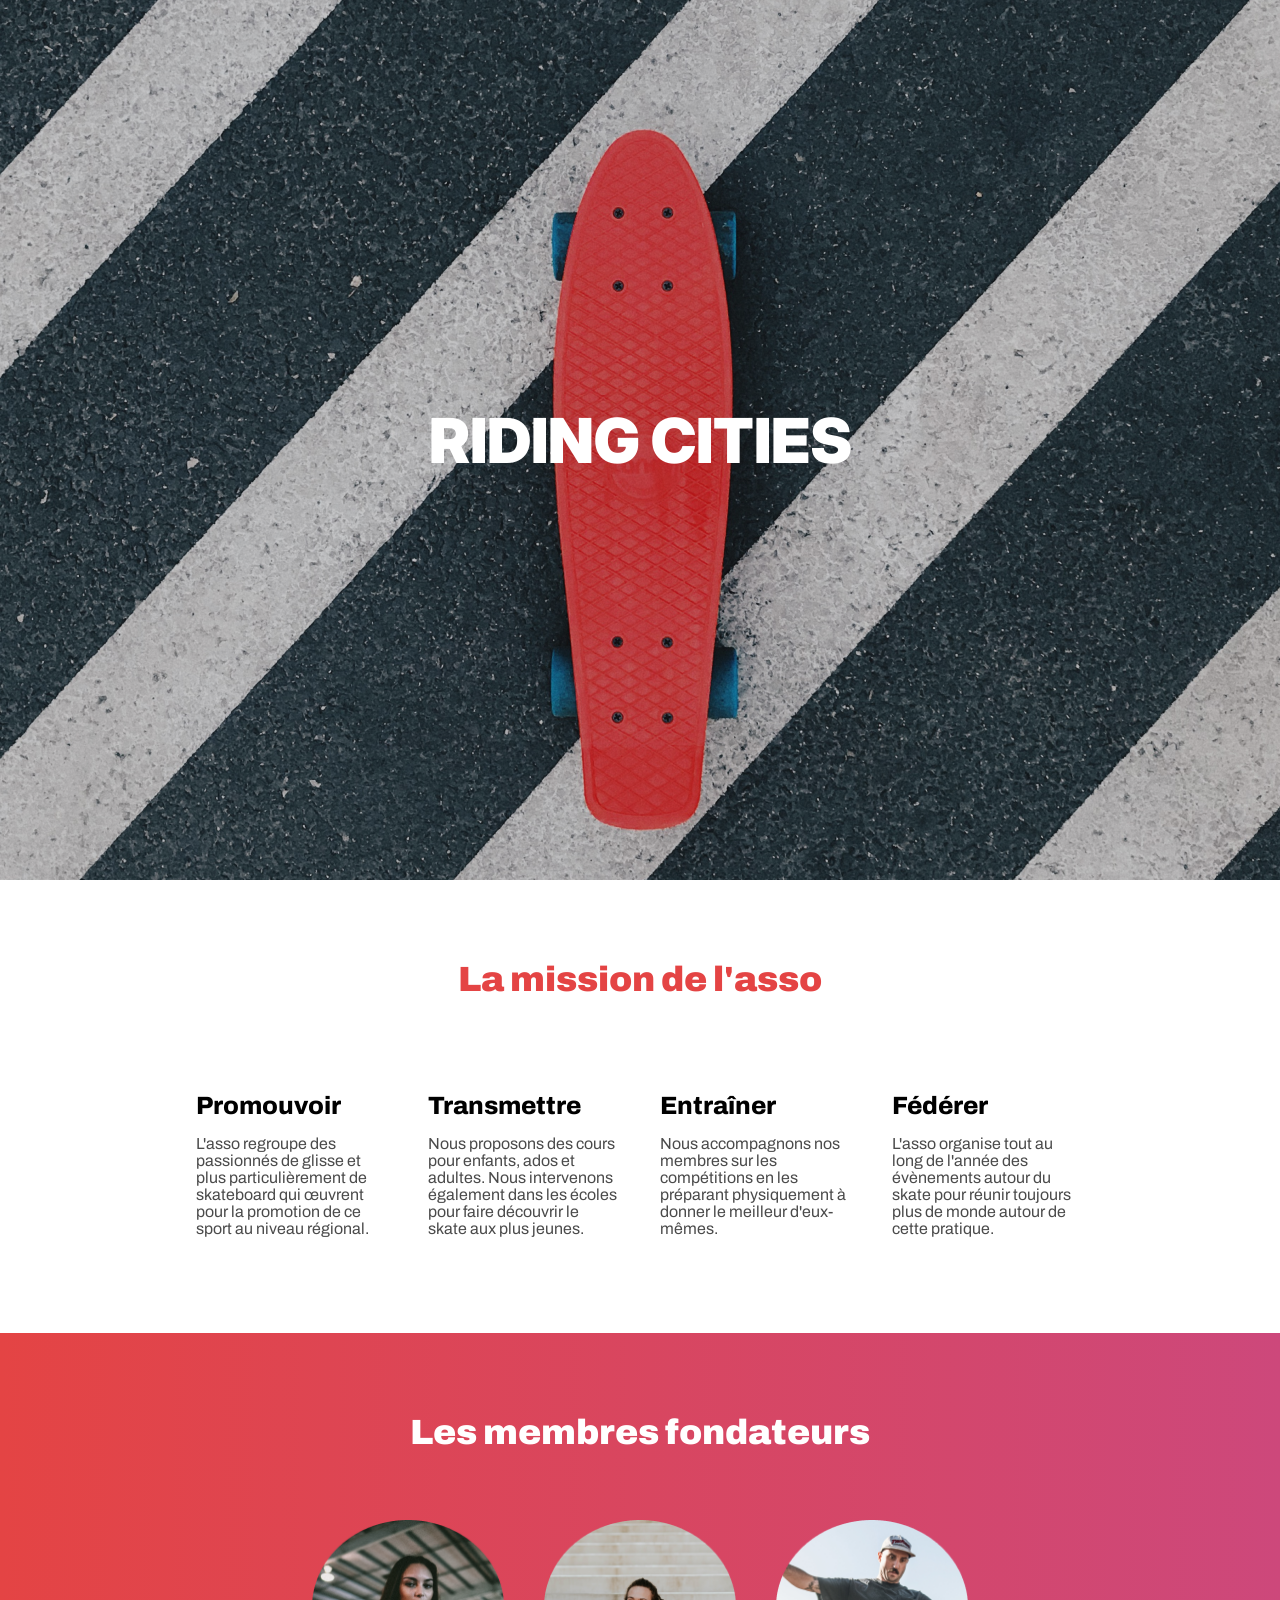
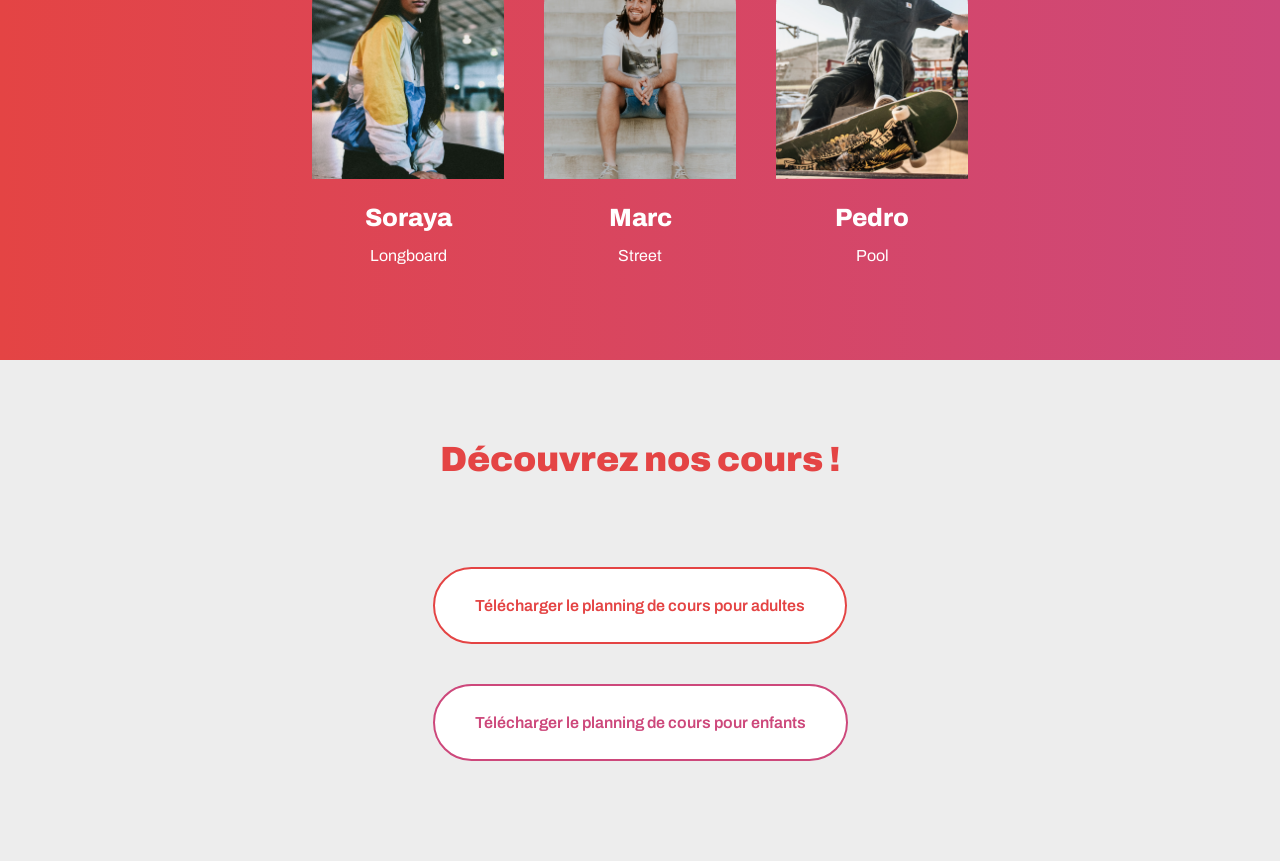
<file: index.html>
<!doctype html>
<html lang="fr">
  <head>
    <meta charset="utf-8" />
    <meta name="viewport" content="width=device-width, initial-scale=1" />
    <link rel="stylesheet" type="text/css" href="./css/style.css" />
    <link rel="preconnect" href="https://fonts.googleapis.com" />
    <link rel="preconnect" href="https://fonts.gstatic.com" crossorigin />
    <link
      href="https://fonts.googleapis.com/css2?family=Archivo:wght@400;500;600;800;900&family=Inter:wght@900&display=swap"
      rel="stylesheet"
    />
    <title>Riding Cities</title>
  </head>
  <body>
    <div class="container">
      <header>
        <img src="./images/header.png" alt="skateboard sur un sol goudronné" />
        <div class="headerTextContent">
          <h1>RIDING CITIES</h1>
        </div>
      </header>
      <main>
        <section>
          <h2>La mission de l'asso</h2>
          <div class="directionRow">
            <article>
              <h3>Promouvoir</h3>
              <p>
                L'asso regroupe des passionnés de glisse et plus
                particulièrement de skateboard qui œuvrent pour la promotion de
                ce sport au niveau régional.
              </p>
            </article>
            <article>
              <h3>Transmettre</h3>
              <p>
                Nous proposons des cours pour enfants, ados et adultes. Nous
                intervenons également dans les écoles pour faire découvrir le
                skate aux plus jeunes.
              </p>
            </article>
            <article>
              <h3>Entraîner</h3>
              <p>
                Nous accompagnons nos membres sur les compétitions en les
                préparant physiquement à donner le meilleur d'eux-mêmes.
              </p>
            </article>
            <article>
              <h3>Fédérer</h3>
              <p>
                L'asso organise tout au long de l'année des évènements autour du
                skate pour réunir toujours plus de monde autour de cette
                pratique.
              </p>
            </article>
          </div>
        </section>
        <section class="sectionLinearGradientBackground">
          <h2 class="textCenter foundingMembersTitle">
            Les membres fondateurs
          </h2>
          <div class="directionRow">
            <article class="whiteContentSection">
              <img src="./images/soraya.png" alt="Soraya" />
              <h3 class="textCenter">Soraya</h3>
              <p class="textCenter">Longboard</p>
            </article>
            <article class="whiteContentSection">
              <img src="./images/marc.png" alt="Marc" />
              <h3 class="textCenter">Marc</h3>
              <p class="textCenter">Street</p>
            </article>
            <article class="whiteContentSection">
              <img src="./images/pedro.png" alt="Pedro" />
              <h3 class="textCenter">Pedro</h3>
              <p class="textCenter">Pool</p>
            </article>
          </div>
        </section>
        <section class="sectionLightGreyBackground">
          <h2 class="textCenter">Découvrez nos cours !</h2>
          <div class="directionColumn">
            <a
              class="button buttonRounded buttonMainColor buttonHighlight"
              href="./documents/planning-adultes.pdf"
            >
              Télécharger le planning de cours pour adultes</a
            >
            <a
              class="button buttonRounded buttonSecondColor buttonHighlight"
              href="./documents/planning-enfants.pdf"
              >Télécharger le planning de cours pour enfants</a
            >
          </div>
        </section>
      </main>
    </div>
  </body>
</html>
</file>
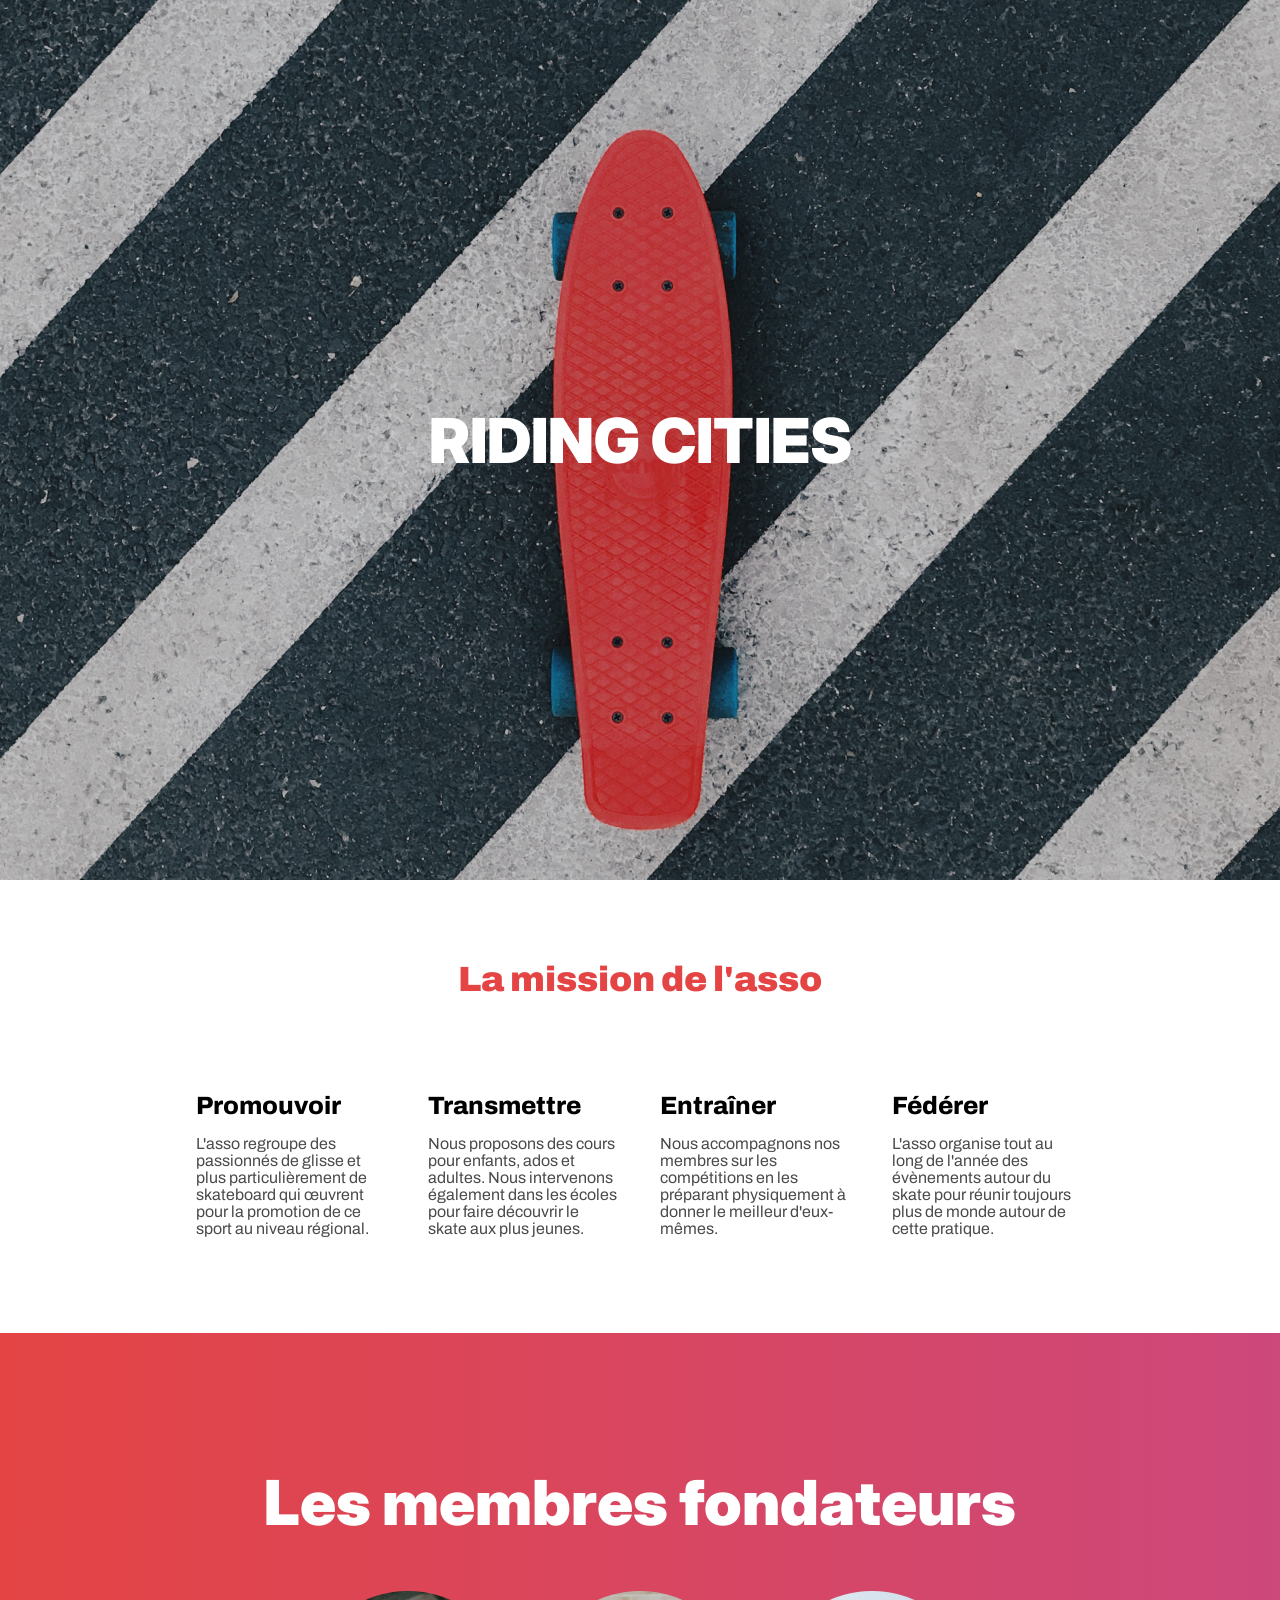
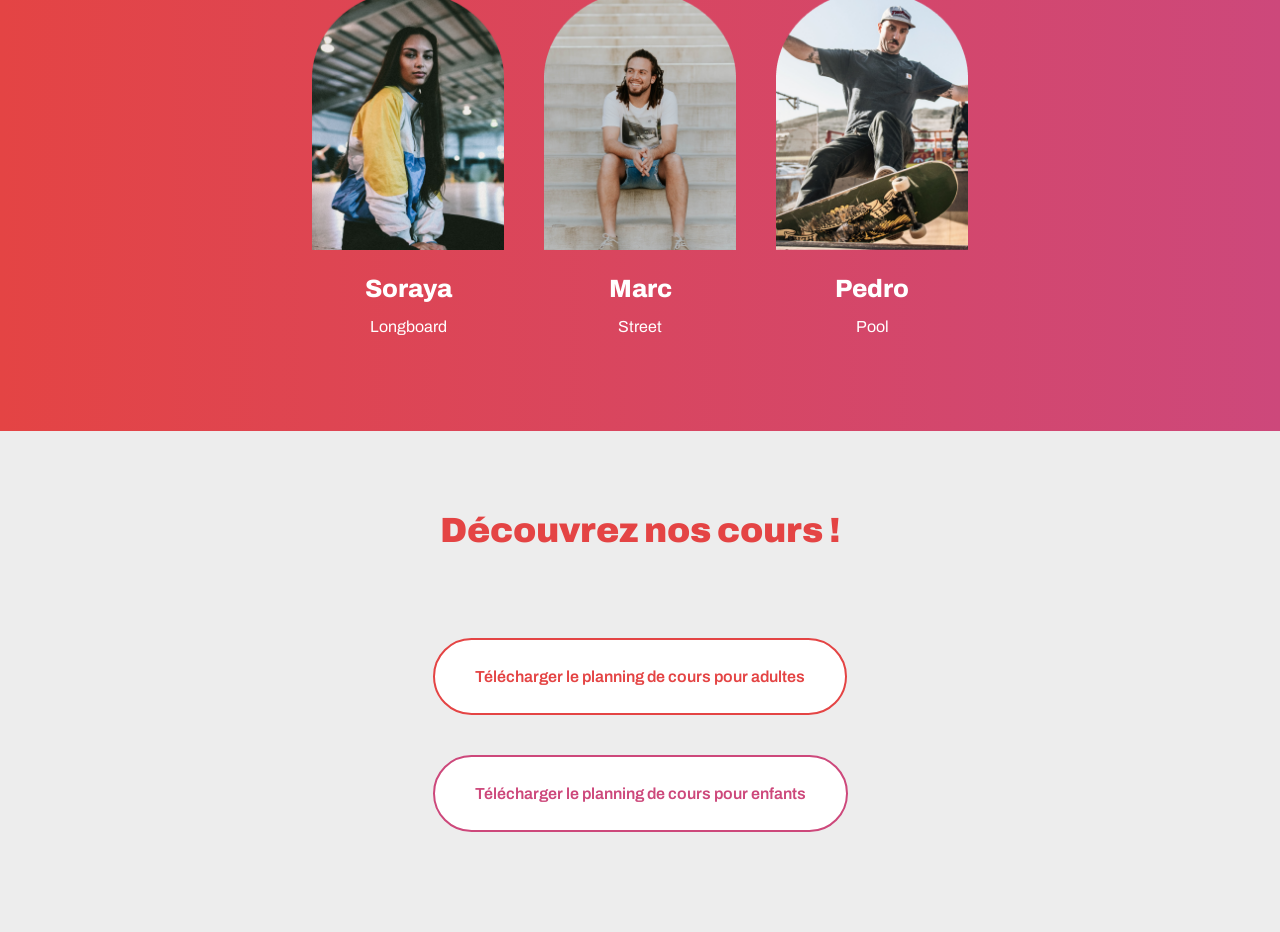
<file: riding-cities/index.html>
<!doctype html>
<html lang="fr">
  <head>
    <meta charset="utf-8" />
    <meta name="viewport" content="width=device-width, initial-scale=1" />
    <link rel="stylesheet" type="text/css" href="../style/css/style.css" />
    <link rel="preconnect" href="https://fonts.googleapis.com" />
    <link rel="preconnect" href="https://fonts.gstatic.com" crossorigin />
    <link
      href="https://fonts.googleapis.com/css2?family=Archivo:wght@400;500;600;800;900&family=Inter:wght@900&display=swap"
      rel="stylesheet"
    />
    <title>Riding Cities</title>
  </head>
  <body>
    <div class="container">
      <header>
        <img src="../images/header.png" alt="skateboard sur un sol goudronné" />
        <div class="headerTextContent">
          <h1>RIDING CITIES</h1>
        </div>
      </header>
      <main>
        <section>
          <h2>La mission de l'asso</h2>
          <div class="directionRow">
            <article>
              <h3>Promouvoir</h3>
              <p>
                L'asso regroupe des passionnés de glisse et plus
                particulièrement de skateboard qui œuvrent pour la promotion de
                ce sport au niveau régional.
              </p>
            </article>
            <article>
              <h3>Transmettre</h3>
              <p>
                Nous proposons des cours pour enfants, ados et adultes. Nous
                intervenons également dans les écoles pour faire découvrir le
                skate aux plus jeunes.
              </p>
            </article>
            <article>
              <h3>Entraîner</h3>
              <p>
                Nous accompagnons nos membres sur les compétitions en les
                préparant physiquement à donner le meilleur d'eux-mêmes.
              </p>
            </article>
            <article>
              <h3>Fédérer</h3>
              <p>
                L'asso organise tout au long de l'année des évènements autour du
                skate pour réunir toujours plus de monde autour de cette
                pratique.
              </p>
            </article>
          </div>
        </section>
        <section class="sectionLinearGradientBackground">
          <h1 class="textCenter">Les membres fondateurs</h1>
          <div class="directionRow">
            <article class="whiteContentSection">
              <img src="../images/soraya.png" alt="Soraya" />
              <h3 class="textCenter">Soraya</h3>
              <p class="textCenter">Longboard</p>
            </article>
            <article class="whiteContentSection">
              <img src="../images/marc.png" alt="Marc" />
              <h3 class="textCenter">Marc</h3>
              <p class="textCenter">Street</p>
            </article>
            <article class="whiteContentSection">
              <img src="../images/pedro.png" alt="Pedro" />
              <h3 class="textCenter">Pedro</h3>
              <p class="textCenter">Pool</p>
            </article>
          </div>
        </section>
        <section class="sectionLightGreyBackground">
          <h2 class="textCenter">Découvrez nos cours !</h2>
          <div class="directionColumn">
            <a
              class="button buttonRounded buttonMainColor buttonHighlight"
              href="../documents/planning-adultes.pdf"
            >
              Télécharger le planning de cours pour adultes</a
            >
            <a
              class="button buttonRounded buttonSecondColor buttonHighlight"
              href="../documents/planning-enfants.pdf"
              >Télécharger le planning de cours pour enfants</a
            >
          </div>
        </section>
      </main>
    </div>
  </body>
</html>
</file>
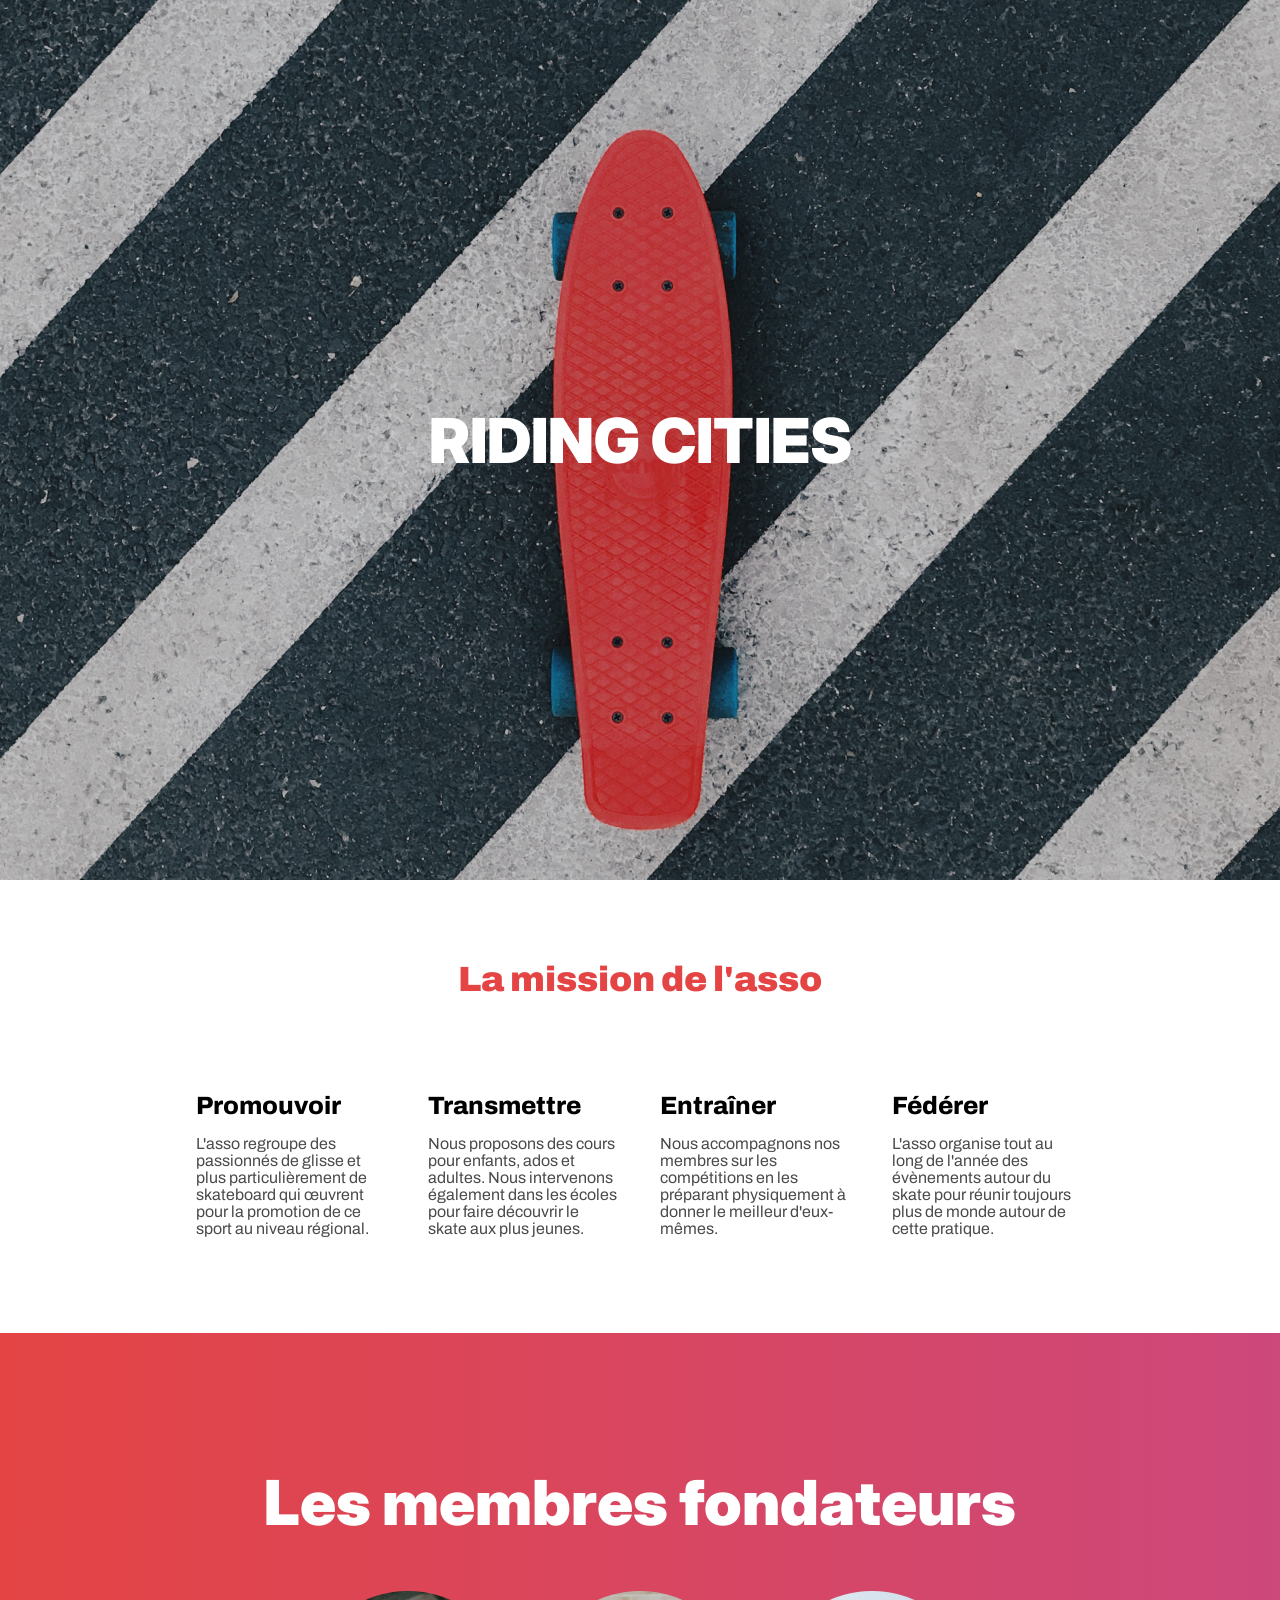
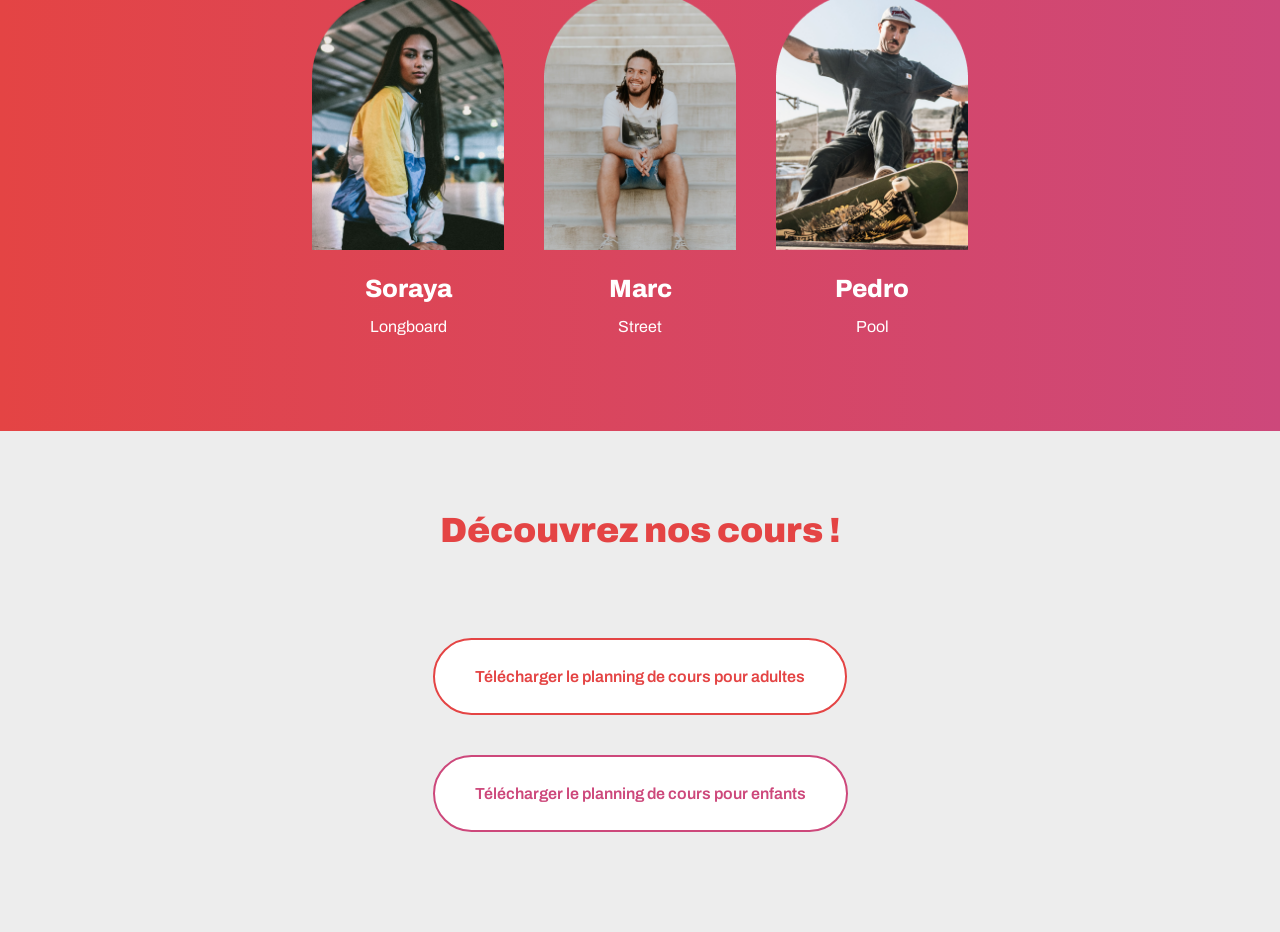
<file: Ternant_Johan_1_FichierHTML__11_03_2026/index.html>
<!doctype html>
<html lang="fr">
  <head>
    <meta charset="utf-8" />
    <meta name="viewport" content="width=device-width, initial-scale=1" />
    <link
      rel="stylesheet"
      type="text/css"
      href="../Ternant_Johan_2_FichierCSS__11_03_2026/css/style.css"
    />
    <link rel="preconnect" href="https://fonts.googleapis.com" />
    <link rel="preconnect" href="https://fonts.gstatic.com" crossorigin />
    <link
      href="https://fonts.googleapis.com/css2?family=Archivo:wght@400;500;600;800;900&family=Inter:wght@900&display=swap"
      rel="stylesheet"
    />
    <title>Riding Cities</title>
  </head>
  <body>
    <div class="container">
      <header>
        <img
          src="../Ternant_Johan_3_Images__11_03_2026/header.png"
          alt="skateboard sur un sol goudronné"
        />
        <div class="headerTextContent">
          <h1>RIDING CITIES</h1>
        </div>
      </header>
      <main>
        <section>
          <h2>La mission de l'asso</h2>
          <div class="directionRow">
            <article>
              <h3>Promouvoir</h3>
              <p>
                L'asso regroupe des passionnés de glisse et plus
                particulièrement de skateboard qui œuvrent pour la promotion de
                ce sport au niveau régional.
              </p>
            </article>
            <article>
              <h3>Transmettre</h3>
              <p>
                Nous proposons des cours pour enfants, ados et adultes. Nous
                intervenons également dans les écoles pour faire découvrir le
                skate aux plus jeunes.
              </p>
            </article>
            <article>
              <h3>Entraîner</h3>
              <p>
                Nous accompagnons nos membres sur les compétitions en les
                préparant physiquement à donner le meilleur d'eux-mêmes.
              </p>
            </article>
            <article>
              <h3>Fédérer</h3>
              <p>
                L'asso organise tout au long de l'année des évènements autour du
                skate pour réunir toujours plus de monde autour de cette
                pratique.
              </p>
            </article>
          </div>
        </section>
        <section class="sectionLinearGradientBackground">
          <h1 class="textCenter">Les membres fondateurs</h1>
          <div class="directionRow">
            <article class="whiteContentSection">
              <img
                src="../Ternant_Johan_3_Images__11_03_2026/soraya.png"
                alt="Soraya"
              />
              <h3 class="textCenter">Soraya</h3>
              <p class="textCenter">Longboard</p>
            </article>
            <article class="whiteContentSection">
              <img
                src="../Ternant_Johan_3_Images__11_03_2026/marc.png"
                alt="Marc"
              />
              <h3 class="textCenter">Marc</h3>
              <p class="textCenter">Street</p>
            </article>
            <article class="whiteContentSection">
              <img
                src="../Ternant_Johan_3_Images__11_03_2026/pedro.png"
                alt="Pedro"
              />
              <h3 class="textCenter">Pedro</h3>
              <p class="textCenter">Pool</p>
            </article>
          </div>
        </section>
        <section class="sectionLightGreyBackground">
          <h2 class="textCenter">Découvrez nos cours !</h2>
          <div class="directionColumn">
            <a
              class="button buttonRounded buttonMainColor buttonHighlight"
              href="../Ternant_Johan_4_Documents__11_03_2026/planning-adultes.pdf"
            >
              Télécharger le planning de cours pour adultes</a
            >
            <a
              class="button buttonRounded buttonSecondColor buttonHighlight"
              href="../Ternant_Johan_4_Documents__11_03_2026/planning-enfants.pdf"
              >Télécharger le planning de cours pour enfants</a
            >
          </div>
        </section>
      </main>
    </div>
  </body>
</html>
</file>
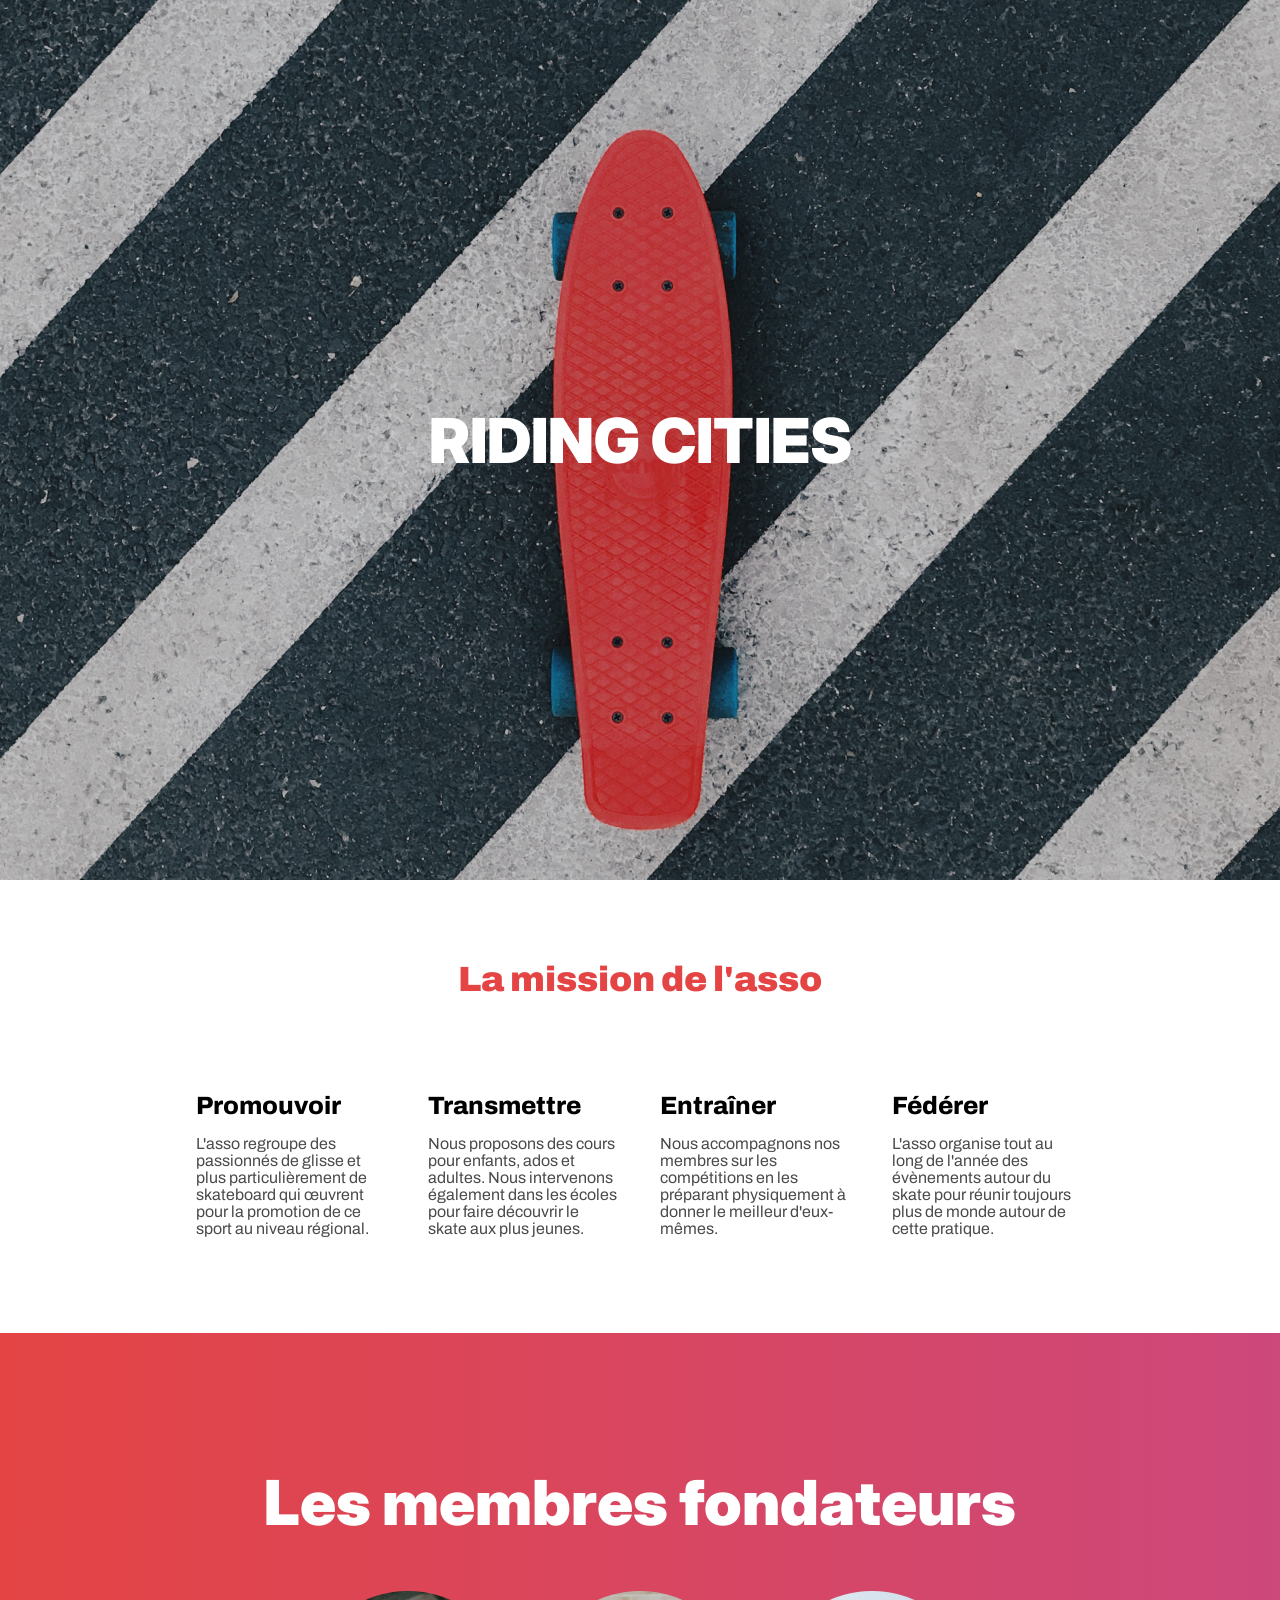
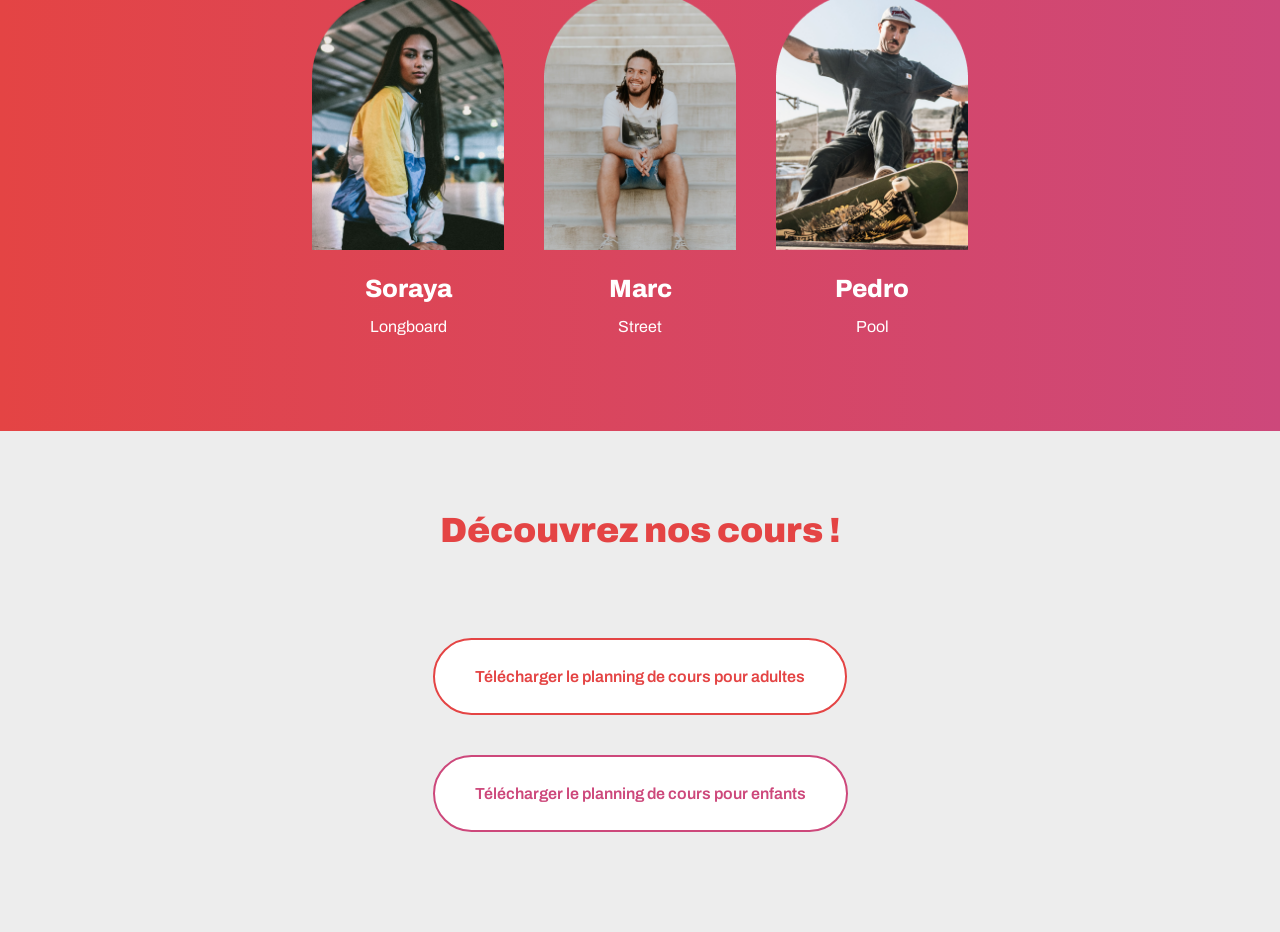
<file: Ternant_Johan_n° 1_FichierHTML__11_03_2026/index.html>
<!doctype html>
<html lang="fr">
  <head>
    <meta charset="utf-8" />
    <meta name="viewport" content="width=device-width, initial-scale=1" />
    <link
      rel="stylesheet"
      type="text/css"
      href="../Ternant_Johan_n° 2_FichierCSS__11_03_2026/css/style.css"
    />
    <link rel="preconnect" href="https://fonts.googleapis.com" />
    <link rel="preconnect" href="https://fonts.gstatic.com" crossorigin />
    <link
      href="https://fonts.googleapis.com/css2?family=Archivo:wght@400;500;600;800;900&family=Inter:wght@900&display=swap"
      rel="stylesheet"
    />
    <title>Riding Cities</title>
  </head>
  <body>
    <div class="container">
      <header>
        <img
          src="../Ternant_Johan_n° 3_Images__11_03_2026/header.png"
          alt="skateboard sur un sol goudronné"
        />
        <div class="headerTextContent">
          <h1>RIDING CITIES</h1>
        </div>
      </header>
      <main>
        <section>
          <h2>La mission de l'asso</h2>
          <div class="directionRow">
            <article>
              <h3>Promouvoir</h3>
              <p>
                L'asso regroupe des passionnés de glisse et plus
                particulièrement de skateboard qui œuvrent pour la promotion de
                ce sport au niveau régional.
              </p>
            </article>
            <article>
              <h3>Transmettre</h3>
              <p>
                Nous proposons des cours pour enfants, ados et adultes. Nous
                intervenons également dans les écoles pour faire découvrir le
                skate aux plus jeunes.
              </p>
            </article>
            <article>
              <h3>Entraîner</h3>
              <p>
                Nous accompagnons nos membres sur les compétitions en les
                préparant physiquement à donner le meilleur d'eux-mêmes.
              </p>
            </article>
            <article>
              <h3>Fédérer</h3>
              <p>
                L'asso organise tout au long de l'année des évènements autour du
                skate pour réunir toujours plus de monde autour de cette
                pratique.
              </p>
            </article>
          </div>
        </section>
        <section class="sectionLinearGradientBackground">
          <h1 class="textCenter">Les membres fondateurs</h1>
          <div class="directionRow">
            <article class="whiteContentSection">
              <img
                src="../Ternant_Johan_n° 3_Images__11_03_2026/soraya.png"
                alt="Soraya"
              />
              <h3 class="textCenter">Soraya</h3>
              <p class="textCenter">Longboard</p>
            </article>
            <article class="whiteContentSection">
              <img
                src="../Ternant_Johan_n° 3_Images__11_03_2026/marc.png"
                alt="Marc"
              />
              <h3 class="textCenter">Marc</h3>
              <p class="textCenter">Street</p>
            </article>
            <article class="whiteContentSection">
              <img
                src="../Ternant_Johan_n° 3_Images__11_03_2026/pedro.png"
                alt="Pedro"
              />
              <h3 class="textCenter">Pedro</h3>
              <p class="textCenter">Pool</p>
            </article>
          </div>
        </section>
        <section class="sectionLightGreyBackground">
          <h2 class="textCenter">Découvrez nos cours !</h2>
          <div class="directionColumn">
            <a
              class="button buttonRounded buttonMainColor buttonHighlight"
              href="../Ternant_Johan_n° 4_Documents__11_03_2026/planning-adultes.pdf"
            >
              Télécharger le planning de cours pour adultes</a
            >
            <a
              class="button buttonRounded buttonSecondColor buttonHighlight"
              href="../Ternant_Johan_n° 4_Documents__11_03_2026/planning-enfants.pdf"
              >Télécharger le planning de cours pour enfants</a
            >
          </div>
        </section>
      </main>
    </div>
  </body>
</html>
</file>
<file: css/style.css>
/*GENERAL*/
:root {
  --main-color: #e44444; /* var(--main-color) */
  --second-color: #cd487b; /* var(--second-color) */
  --light-grey-color: #ededed; /* var(--light-grey-color) */
  --drak-grey-color: #4b4b4b; /* var(--drak-grey-color) */
}

body {
  margin: 0;
  display: flex;
  justify-content: center;
}

.container {
  min-width: 992px;
  max-width: 1440px;
}

h2,
h3 {
  font-family: "Archivo", sans-serif;
  font-style: normal;
}

h2 {
  text-align: center;
}
.foundingMembersTitle {
  color: white;
}

/*HEADER*/
header {
  position: relative;
  width: 100%;
  height: 880px;
}

header img,
header .headerTextContent {
  position: absolute;
  width: 100%;
  height: 100%;
  top: 0;
  left: 0;
}

header img {
  object-fit: cover;
}

header .headerTextContent {
  display: flex;
  justify-content: center;
  align-items: center;
}

h1 {
  font-family: "Inter", sans-serif;
  font-style: normal;
  font-weight: 900;
  font-size: 62px;
  line-height: 75px;
  color: white;
}

/*CONTENT*/
section {
  padding-bottom: 80px;
  padding-top: 80px;
}

h2 {
  font-weight: 900;
  font-size: 35px;
  line-height: 38px;
  color: var(--main-color);
  padding-bottom: 40px;
  margin-top: 0;
}

h3 {
  font-weight: 800;
  font-size: 25px;
  line-height: 27px;
  color: black;
  margin-bottom: 0;
}

article {
  width: 15%;
  margin: 0px 20px;
  display: flex;
  flex-direction: column;
}

p {
  font-family: "Archivo";
  font-style: normal;
  font-weight: 400;
  font-size: 16px;
  line-height: 17px;
  color: var(--drak-grey-color);
}

/***************/
.directionRow {
  display: flex;
  flex-direction: row;
  justify-content: center;
}

.directionColumn {
  display: flex;
  flex-direction: column;
  align-items: center;
}

.sectionLinearGradientBackground {
  background: linear-gradient(to right, var(--main-color), var(--second-color));
}

.whiteContentSection h2,
.whiteContentSection h3,
.whiteContentSection p {
  color: white;
}

.textCenter {
  text-align: center;
}

/***************/
.sectionLightGreyBackground {
  background-color: var(--light-grey-color);
}

.button {
  margin: 20px 0px;
  padding: 28px 40px;

  background-color: white;

  border-style: solid;
  border-width: 2px;
  border-radius: 5px;

  box-sizing: border-box;

  font-family: "Archivo";
  font-style: normal;
  font-weight: 600;
  font-size: 16px;
  line-height: 17px;

  display: flex;
  align-items: center;
  justify-content: center;

  text-decoration: none;
}

.buttonDrakGreyColor {
  color: var(--drak-grey-color);
  border-color: var(--drak-grey-color);
}

.buttonMainColor {
  color: var(--main-color);
  border-color: var(--main-color);
}

.buttonSecondColor {
  color: var(--second-color);
  border-color: var(--second-color);
}

.buttonRounded {
  border-radius: 39px;
}

.buttonHighlight:hover {
  font-weight: 800;
  border-width: 3px;
}
</file>
<file: style/css/style.css>
/*GENERAL*/
:root {
  --main-color: #E44444; /* var(--main-color) */
  --second-color: #CD487B; /* var(--second-color) */
  --light-grey-color: #EDEDED; /* var(--light-grey-color) */
  --drak-grey-color: #4B4B4B; /* var(--drak-grey-color) */
}

body {
	margin: 0;
	display: flex;
	justify-content: center;
}

.container {
	min-width: 992px;
	max-width: 1440px;
}

h2, 
h3 {
	font-family: 'Archivo', sans-serif;
	font-style: normal;
}

h2 {
	text-align: center;
}


/*HEADER*/
header {
	position: relative;
	width: 100%;
	height: 880px;
}

header img,
header .headerTextContent {
	position: absolute;
	width: 100%;
	height: 100%;
	top: 0;
	left: 0;
}

header img {
	object-fit: cover;
}

header .headerTextContent {
	display: flex;
	justify-content: center;
	align-items: center;
}

h1 {
	font-family: 'Inter', sans-serif;
	font-style: normal;
	font-weight: 900;
	font-size: 62px;
	line-height: 75px;
	color: white;
}



/*CONTENT*/
section {
	padding-bottom: 80px;
	padding-top: 80px;
}

h2
{
	font-weight: 900;
	font-size: 35px;
	line-height: 38px;
	color: var(--main-color);
	padding-bottom: 40px;
	margin-top: 0;
}

h3 {
	font-weight: 800;
	font-size: 25px;
	line-height: 27px;
	color: black;
	margin-bottom: 0;
}

article {
	width: 15%;
	margin: 0px 20px;
	display: flex;
	flex-direction: column;
}

p {
	font-family: 'Archivo';
	font-style: normal;
	font-weight: 400;
	font-size: 16px;
	line-height: 17px;
	color: var(--drak-grey-color);
}


/***************/
.directionRow {
	display: flex;
	flex-direction: row;
	justify-content: center;
}

.directionColumn {
	display: flex;
	flex-direction: column;
	align-items: center;
}

.sectionLinearGradientBackground {
	background: linear-gradient(to right, var(--main-color), var(--second-color));
}

.whiteContentSection h2,
.whiteContentSection h3,
.whiteContentSection p {
	color:  white;
}

.textCenter {
	text-align: center;
}

/***************/
.sectionLightGreyBackground {
	background-color: var(--light-grey-color);
}

.button {
	margin: 20px 0px;
	padding: 28px 40px;

	background-color: white;

	border-style: solid;
	border-width: 2px;
	border-radius: 5px;

	box-sizing: border-box;

	font-family: 'Archivo';
	font-style: normal;
	font-weight: 600;
	font-size: 16px;
	line-height: 17px;

	display: flex;
	align-items: center;
	justify-content: center;

	text-decoration: none;
}

.buttonDrakGreyColor {
	color: var(--drak-grey-color);
	border-color: var(--drak-grey-color);
}

.buttonMainColor {
	color: var(--main-color);
	border-color: var(--main-color);
}

.buttonSecondColor {
	color: var(--second-color);
	border-color: var(--second-color);
}

.buttonRounded {
	border-radius: 39px;
}

.buttonHighlight:hover {
	font-weight: 800;
	border-width: 3px;
}
</file>
<file: Ternant_Johan_2_FichierCSS__11_03_2026/css/style.css>
/*GENERAL*/
:root {
  --main-color: #E44444; /* var(--main-color) */
  --second-color: #CD487B; /* var(--second-color) */
  --light-grey-color: #EDEDED; /* var(--light-grey-color) */
  --drak-grey-color: #4B4B4B; /* var(--drak-grey-color) */
}

body {
	margin: 0;
	display: flex;
	justify-content: center;
}

.container {
	min-width: 992px;
	max-width: 1440px;
}

h2, 
h3 {
	font-family: 'Archivo', sans-serif;
	font-style: normal;
}

h2 {
	text-align: center;
}


/*HEADER*/
header {
	position: relative;
	width: 100%;
	height: 880px;
}

header img,
header .headerTextContent {
	position: absolute;
	width: 100%;
	height: 100%;
	top: 0;
	left: 0;
}

header img {
	object-fit: cover;
}

header .headerTextContent {
	display: flex;
	justify-content: center;
	align-items: center;
}

h1 {
	font-family: 'Inter', sans-serif;
	font-style: normal;
	font-weight: 900;
	font-size: 62px;
	line-height: 75px;
	color: white;
}



/*CONTENT*/
section {
	padding-bottom: 80px;
	padding-top: 80px;
}

h2
{
	font-weight: 900;
	font-size: 35px;
	line-height: 38px;
	color: var(--main-color);
	padding-bottom: 40px;
	margin-top: 0;
}

h3 {
	font-weight: 800;
	font-size: 25px;
	line-height: 27px;
	color: black;
	margin-bottom: 0;
}

article {
	width: 15%;
	margin: 0px 20px;
	display: flex;
	flex-direction: column;
}

p {
	font-family: 'Archivo';
	font-style: normal;
	font-weight: 400;
	font-size: 16px;
	line-height: 17px;
	color: var(--drak-grey-color);
}


/***************/
.directionRow {
	display: flex;
	flex-direction: row;
	justify-content: center;
}

.directionColumn {
	display: flex;
	flex-direction: column;
	align-items: center;
}

.sectionLinearGradientBackground {
	background: linear-gradient(to right, var(--main-color), var(--second-color));
}

.whiteContentSection h2,
.whiteContentSection h3,
.whiteContentSection p {
	color:  white;
}

.textCenter {
	text-align: center;
}

/***************/
.sectionLightGreyBackground {
	background-color: var(--light-grey-color);
}

.button {
	margin: 20px 0px;
	padding: 28px 40px;

	background-color: white;

	border-style: solid;
	border-width: 2px;
	border-radius: 5px;

	box-sizing: border-box;

	font-family: 'Archivo';
	font-style: normal;
	font-weight: 600;
	font-size: 16px;
	line-height: 17px;

	display: flex;
	align-items: center;
	justify-content: center;

	text-decoration: none;
}

.buttonDrakGreyColor {
	color: var(--drak-grey-color);
	border-color: var(--drak-grey-color);
}

.buttonMainColor {
	color: var(--main-color);
	border-color: var(--main-color);
}

.buttonSecondColor {
	color: var(--second-color);
	border-color: var(--second-color);
}

.buttonRounded {
	border-radius: 39px;
}

.buttonHighlight:hover {
	font-weight: 800;
	border-width: 3px;
}
</file>
<file: Ternant_Johan_n° 2_FichierCSS__11_03_2026/css/style.css>
/*GENERAL*/
:root {
  --main-color: #E44444; /* var(--main-color) */
  --second-color: #CD487B; /* var(--second-color) */
  --light-grey-color: #EDEDED; /* var(--light-grey-color) */
  --drak-grey-color: #4B4B4B; /* var(--drak-grey-color) */
}

body {
	margin: 0;
	display: flex;
	justify-content: center;
}

.container {
	min-width: 992px;
	max-width: 1440px;
}

h2, 
h3 {
	font-family: 'Archivo', sans-serif;
	font-style: normal;
}

h2 {
	text-align: center;
}


/*HEADER*/
header {
	position: relative;
	width: 100%;
	height: 880px;
}

header img,
header .headerTextContent {
	position: absolute;
	width: 100%;
	height: 100%;
	top: 0;
	left: 0;
}

header img {
	object-fit: cover;
}

header .headerTextContent {
	display: flex;
	justify-content: center;
	align-items: center;
}

h1 {
	font-family: 'Inter', sans-serif;
	font-style: normal;
	font-weight: 900;
	font-size: 62px;
	line-height: 75px;
	color: white;
}



/*CONTENT*/
section {
	padding-bottom: 80px;
	padding-top: 80px;
}

h2
{
	font-weight: 900;
	font-size: 35px;
	line-height: 38px;
	color: var(--main-color);
	padding-bottom: 40px;
	margin-top: 0;
}

h3 {
	font-weight: 800;
	font-size: 25px;
	line-height: 27px;
	color: black;
	margin-bottom: 0;
}

article {
	width: 15%;
	margin: 0px 20px;
	display: flex;
	flex-direction: column;
}

p {
	font-family: 'Archivo';
	font-style: normal;
	font-weight: 400;
	font-size: 16px;
	line-height: 17px;
	color: var(--drak-grey-color);
}


/***************/
.directionRow {
	display: flex;
	flex-direction: row;
	justify-content: center;
}

.directionColumn {
	display: flex;
	flex-direction: column;
	align-items: center;
}

.sectionLinearGradientBackground {
	background: linear-gradient(to right, var(--main-color), var(--second-color));
}

.whiteContentSection h2,
.whiteContentSection h3,
.whiteContentSection p {
	color:  white;
}

.textCenter {
	text-align: center;
}

/***************/
.sectionLightGreyBackground {
	background-color: var(--light-grey-color);
}

.button {
	margin: 20px 0px;
	padding: 28px 40px;

	background-color: white;

	border-style: solid;
	border-width: 2px;
	border-radius: 5px;

	box-sizing: border-box;

	font-family: 'Archivo';
	font-style: normal;
	font-weight: 600;
	font-size: 16px;
	line-height: 17px;

	display: flex;
	align-items: center;
	justify-content: center;

	text-decoration: none;
}

.buttonDrakGreyColor {
	color: var(--drak-grey-color);
	border-color: var(--drak-grey-color);
}

.buttonMainColor {
	color: var(--main-color);
	border-color: var(--main-color);
}

.buttonSecondColor {
	color: var(--second-color);
	border-color: var(--second-color);
}

.buttonRounded {
	border-radius: 39px;
}

.buttonHighlight:hover {
	font-weight: 800;
	border-width: 3px;
}
</file>
